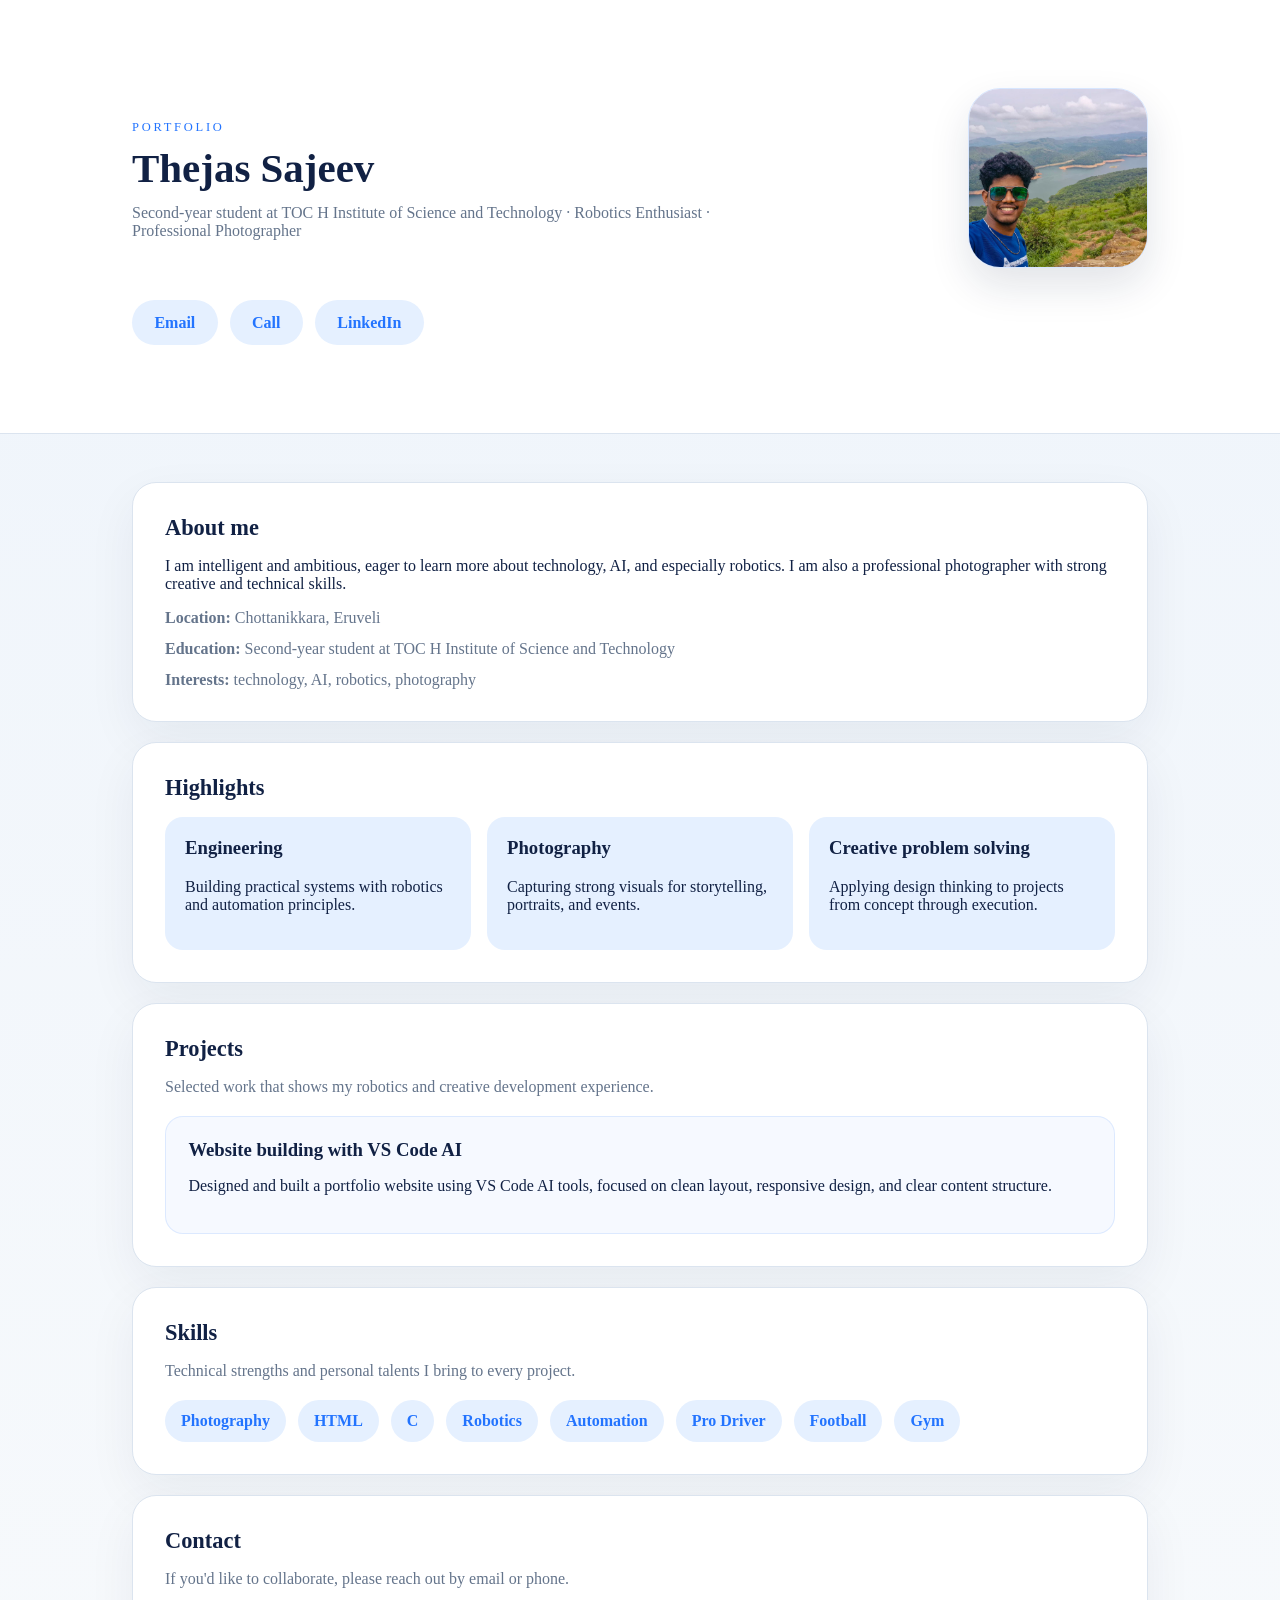
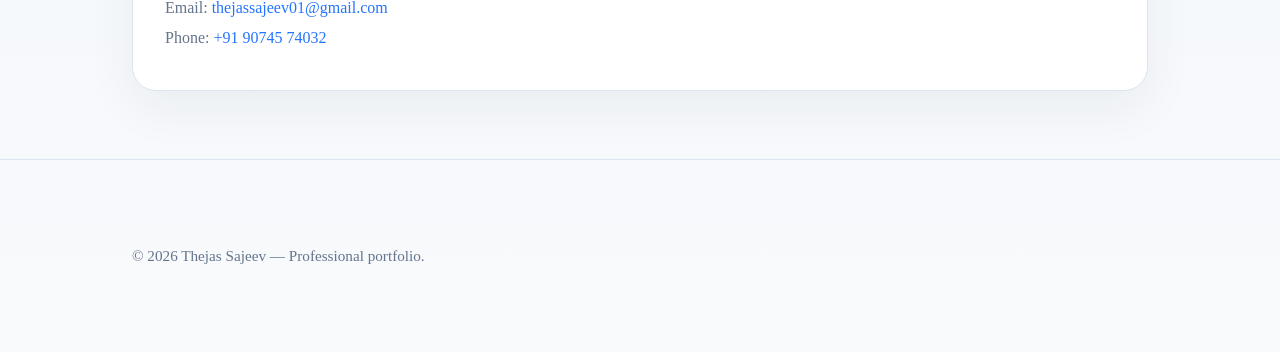
<file: index.html>
<!doctype html>
<html lang="en">
<head>
  <meta charset="utf-8">
  <meta name="viewport" content="width=device-width, initial-scale=1">
  <title>Thejas Sajeev — Portfolio</title>
  <link rel="stylesheet" href="styles.css">
  <meta name="description" content="Professional portfolio of Thejas Sajeev — student, photographer, maker">
</head>
<body>
  <header class="hero">
    <div class="hero-inner container">
      <div class="hero-copy">
        <p class="eyebrow">Portfolio</p>
        <h1>Thejas Sajeev</h1>
        <p class="hero-tag">Second-year student at TOC H Institute of Science and Technology · Robotics Enthusiast · Professional Photographer</p>
      </div>
      <div class="hero-photo">
        <img src="WhatsApp Image 2026-06-09 at 10.36.49 AM.jpeg" alt="Thejas Sajeev profile photo">
      </div>
      <nav class="hero-links">
        <a href="mailto:thejassajeev01@gmail.com">Email</a>
        <a href="tel:+919074574032">Call</a>
        <a href="https://in.linkedin.com/in/thejas-sajeev-1105113a4" id="linkedin">LinkedIn</a>
      </nav>
    </div>
  </header>

  <main class="container">
    <section class="card intro">
      <div>
        <h2>About me</h2>
        <p>I am intelligent and ambitious, eager to learn more about technology, AI, and especially robotics. I am also a professional photographer with strong creative and technical skills.</p>
        <ul class="info-list">
          <li><strong>Location:</strong> Chottanikkara, Eruveli</li>
          <li><strong>Education:</strong> Second-year student at TOC H Institute of Science and Technology</li>
          <li><strong>Interests:</strong> technology, AI, robotics, photography</li>
        </ul>
      </div>
    </section>

    <section class="card highlights">
      <h2>Highlights</h2>
      <div class="grid three-column">
        <article>
          <h3>Engineering</h3>
          <p>Building practical systems with robotics and automation principles.</p>
        </article>
        <article>
          <h3>Photography</h3>
          <p>Capturing strong visuals for storytelling, portraits, and events.</p>
        </article>
        <article>
          <h3>Creative problem solving</h3>
          <p>Applying design thinking to projects from concept through execution.</p>
        </article>
      </div>
    </section>

    <section class="card projects">
      <div class="section-header">
        <h2>Projects</h2>
        <p>Selected work that shows my robotics and creative development experience.</p>
      </div>
      <div class="project-list">
        <article>
          <h3>Website building with VS Code AI</h3>
          <p>Designed and built a portfolio website using VS Code AI tools, focused on clean layout, responsive design, and clear content structure.</p>
        </article>
      </div>
    </section>

    <section class="card skills">
      <div class="section-header">
        <h2>Skills</h2>
        <p>Technical strengths and personal talents I bring to every project.</p>
      </div>
      <ul class="skill-tags">
        <li>Photography</li>
        <li>HTML</li>
        <li>C</li>
        <li>Robotics</li>
        <li>Automation</li>
        <li>Pro Driver</li>
        <li>Football</li>
        <li>Gym</li>
      </ul>
    </section>

    <section class="card contact">
      <h2>Contact</h2>
      <p>If you'd like to collaborate, please reach out by email or phone.</p>
      <p>Email: <a href="mailto:thejassajeev01@gmail.com">thejassajeev01@gmail.com</a></p>
      <p>Phone: <a href="tel:+919074574032">+91 90745 74032</a></p>
    </section>
  </main>

  <footer class="footer">
    <div class="container">
      <p>© <span id="year">2026</span> Thejas Sajeev — Professional portfolio.</p>
    </div>
  </footer>
</body>
</html>
</file>
<file: styles.css>
:root{
  --bg: #f7f9fc;
  --surface: #ffffff;
  --text: #112144;
  --accent: #2374ff;
  --accent-soft: #e5f0ff;
  --muted: #64748b;
  --border: #dbe4ef;
  --radius: 24px;
  --maxw: 1080px;
}
*{
  box-sizing:border-box;
}
html{
  scroll-behavior:smooth;
}
body{
  margin:0;
  min-height:100vh;
  font-family:Inter,Segoe UI,Arial,sans-serif;
  background:linear-gradient(180deg, #eef4fb 0%, #f8fafc 100%);
  color:var(--text);
}
body, button, input, textarea, select{
  font: inherit;
}
.container{
  width:min(100%, var(--maxw));
  margin:0 auto;
  padding:2rem 1.25rem;
}
.hero{
  background:var(--surface);
  padding:2.5rem 0;
  border-bottom:1px solid var(--border);
}
.hero-inner{
  display:grid;
  gap:1.75rem;
  align-items:center;
}
.hero-copy{
  min-width:0;
}
.hero-photo{
  justify-self:center;
}
.hero-photo img{
  width:180px;
  height:180px;
  object-fit:cover;
  border-radius:32px;
  border:1px solid rgba(35,116,255,.18);
  box-shadow:0 18px 40px rgba(17,33,68,.12);
}
.eyebrow{
  text-transform:uppercase;
  letter-spacing:.22em;
  color:var(--accent);
  font-size:.78rem;
  margin:0 0 .75rem;
}
.hero h1{
  margin:0;
  font-size:clamp(2rem, 3.2vw, 3rem);
  line-height:1.05;
}
.hero-tag{
  margin:.85rem 0 0;
  color:var(--muted);
  max-width:620px;
}
.hero-links{
  display:flex;
  flex-wrap:wrap;
  gap:.75rem;
}
.hero-links a{
  display:inline-flex;
  align-items:center;
  justify-content:center;
  padding:.85rem 1.4rem;
  border-radius:999px;
  background:var(--accent-soft);
  color:var(--accent);
  text-decoration:none;
  font-weight:600;
  transition:transform .2s ease, background .2s ease;
}
.hero-links a:hover{
  transform:translateY(-1px);
  background:rgba(35,116,255,.18);
}
main{
  padding:2rem 0 3rem;
}
.card{
  background:var(--surface);
  border:1px solid var(--border);
  border-radius:var(--radius);
  padding:2rem;
  margin-bottom:1.25rem;
  box-shadow:0 18px 50px rgba(17,33,68,.06);
}
.card h2{
  margin:0 0 1rem;
  font-size:1.4rem;
}
.info-list,
.skill-tags{
  list-style:none;
  padding:0;
  margin:1rem 0 0;
}
.info-list li{
  margin-top:.8rem;
  color:var(--muted);
}
.grid{
  display:grid;
  gap:1rem;
}
.three-column{
  grid-template-columns:repeat(auto-fit, minmax(220px, 1fr));
}
.three-column article{
  background:var(--accent-soft);
  padding:1.25rem;
  border-radius:18px;
}
.three-column h3{
  margin-top:0;
}
.section-header p{
  margin:0.35rem 0 1.25rem;
  color:var(--muted);
}
.project-list{
  display:grid;
  gap:1rem;
}
.project-list article{
  padding:1.4rem;
  border-radius:18px;
  border:1px solid rgba(35,116,255,.12);
  background:rgba(35,116,255,.04);
}
.project-list h3{
  margin:0 0 .5rem;
}
.skill-tags{
  display:flex;
  flex-wrap:wrap;
  gap:.75rem;
}
.skill-tags li{
  padding:.75rem 1rem;
  border-radius:999px;
  background:var(--accent-soft);
  color:var(--accent);
  font-weight:600;
}
.contact p{
  margin:.7rem 0;
  color:var(--muted);
}
.contact a{
  color:var(--accent);
  text-decoration:none;
}
.footer{
  border-top:1px solid var(--border);
  padding:1.5rem 0;
  font-size:.95rem;
  color:var(--muted);
}
@media(min-width:860px){
  .hero-inner{
    grid-template-columns:1.15fr auto;
  }
  .container{
    padding:3rem 2rem;
  }
}
@media(max-width:640px){
  .card{padding:1.5rem;}
  .hero-links{justify-content:flex-start;}
}
</file>
